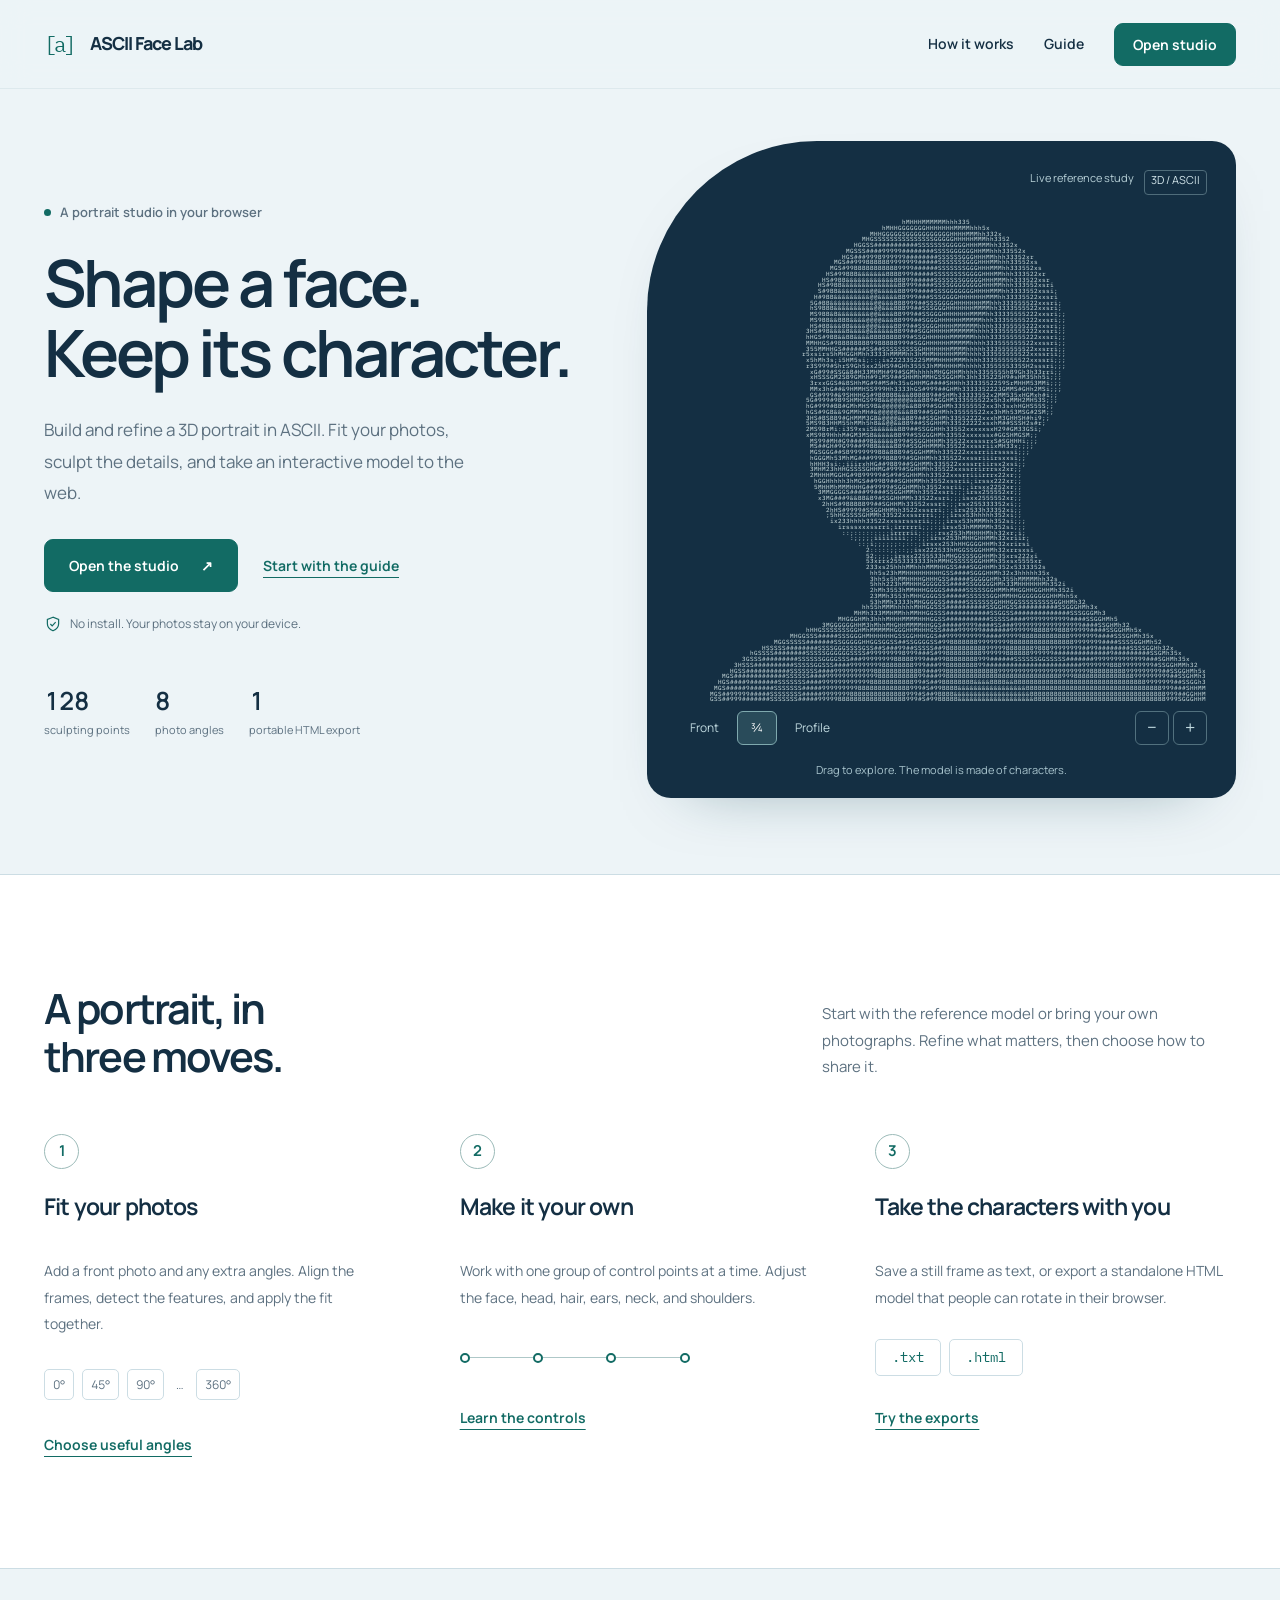
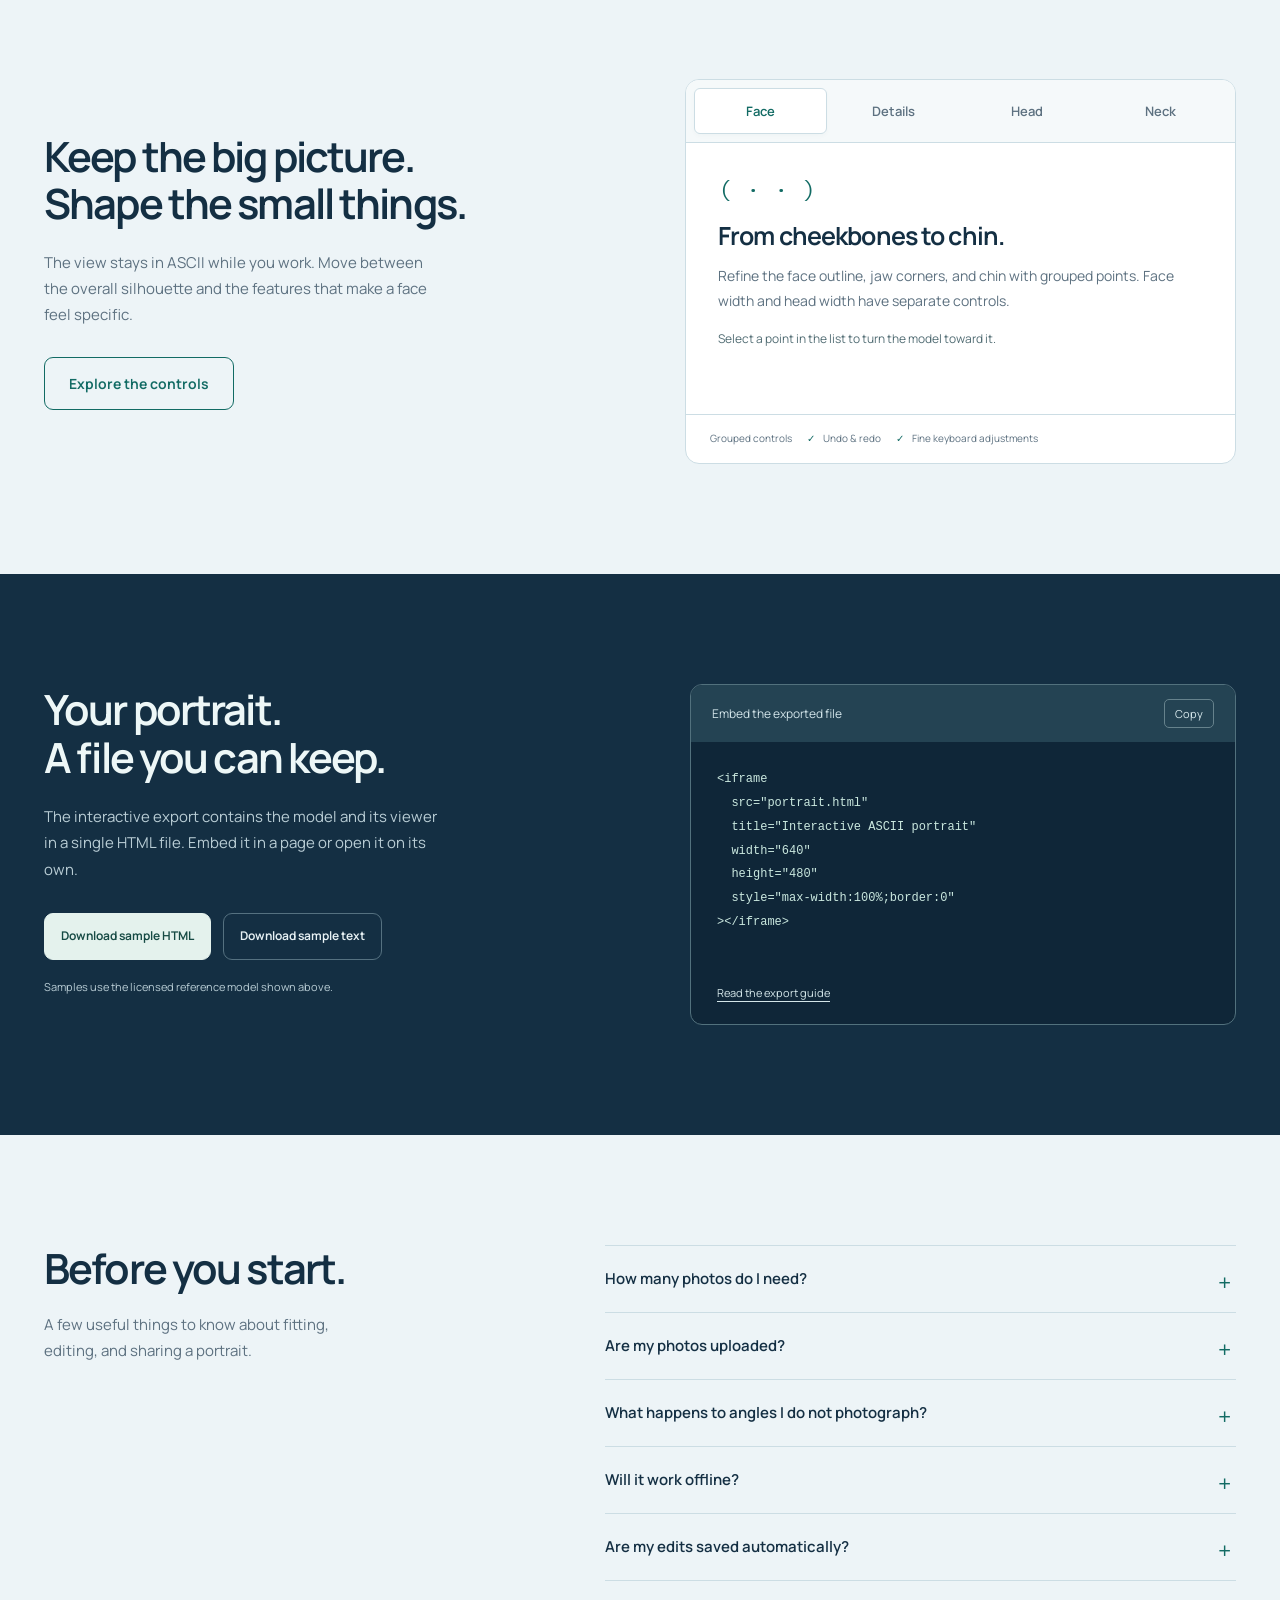
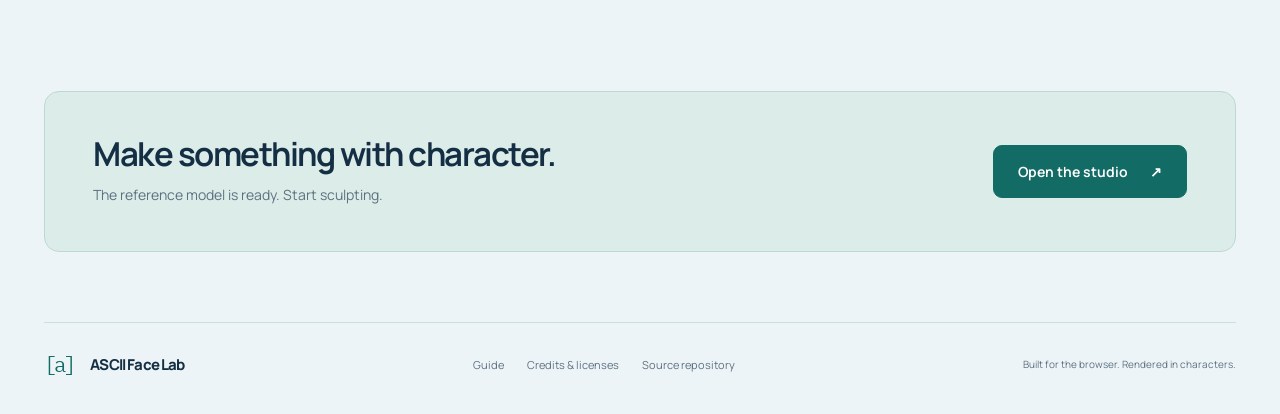
<file: index.html>
<!doctype html>
<html lang="en">
<head>
  <meta charset="utf-8">
  <meta name="viewport" content="width=device-width,initial-scale=1">
  <meta name="theme-color" content="#edf4f7">
  <meta name="description" content="Build and refine a 3D portrait in ASCII. Fit your photos, sculpt the details, and export an interactive model for the web.">
  <meta property="og:title" content="ASCII Face Lab — Shape a face. Keep its character.">
  <meta property="og:description" content="A browser-based studio for character-based 3D portraits, with guided photo fitting and portable exports.">
  <meta property="og:type" content="website">
  <title>ASCII Face Lab — Shape a face. Keep its character.</title>
  <link rel="icon" href="assets/favicon.svg" type="image/svg+xml">
  <link rel="stylesheet" href="assets/site.css">
  <script defer src="assets/demo-runtime.js"></script>
  <script defer src="assets/site.js"></script>
</head>
<body>
  <a class="skip-link" href="#main">Skip to content</a>
  <header class="site-header">
    <div class="shell nav-row">
      <a class="brand" href="index.html" aria-label="ASCII Face Lab home"><span class="brand-mark" aria-hidden="true">[a]</span><span>ASCII Face Lab</span></a>
      <nav aria-label="Main navigation"><a href="#workflow">How it works</a><a href="guide.html">Guide</a><a class="button button-small" href="editor/index.html">Open studio</a></nav>
    </div>
  </header>
  <main id="main">
    <section class="hero shell" aria-labelledby="hero-title">
      <div class="hero-copy">
        <p class="live-note"><span aria-hidden="true"></span>A portrait studio in your browser</p>
        <h1 id="hero-title">Shape a face.<br>Keep its character.</h1>
        <p class="hero-description">Build and refine a 3D portrait in ASCII. Fit your photos, sculpt the details, and take an interactive model to the web.</p>
        <div class="hero-actions"><a class="button" href="editor/index.html">Open the studio <span aria-hidden="true">↗</span></a><a class="text-link" href="guide.html">Start with the guide</a></div>
        <p class="privacy-note"><svg viewBox="0 0 24 24" width="18" height="18" fill="none" stroke="currentColor" stroke-width="1.6" aria-hidden="true"><path d="M12 3 4.5 6v5.5c0 4.4 3 7.6 7.5 9.5 4.5-1.9 7.5-5.1 7.5-9.5V6L12 3Z"/><path d="m8.5 12 2.4 2.4 4.6-4.8"/></svg>No install. Your photos stay on your device.</p>
        <div class="hero-facts"><p><strong>128</strong> sculpting points</p><p><strong>8</strong> photo angles</p><p><strong>1</strong> portable HTML export</p></div>
      </div>
      <figure class="portrait-study">
        <div class="portrait-chamber">
          <div class="chamber-heading"><span>Live reference study</span><span class="chamber-tag">3D / ASCII</span></div>
          <div class="portrait-view" id="heroPortrait" tabindex="0" role="group" aria-label="Interactive 3D ASCII reference portrait. Drag to rotate, use arrow keys, or choose a view below."><pre aria-hidden="true">Loading the reference portrait…</pre></div>
          <div class="portrait-controls"><div class="view-switch" role="group" aria-label="Reference portrait angle"><button type="button" data-demo-view="0" aria-pressed="false">Front</button><button type="button" data-demo-view="-35" aria-pressed="true">¾</button><button type="button" data-demo-view="-90" aria-pressed="false">Profile</button></div><div class="zoom-controls"><button type="button" data-demo-zoom="out" aria-label="Zoom reference portrait out">−</button><button type="button" data-demo-zoom="in" aria-label="Zoom reference portrait in">+</button></div></div>
          <figcaption>Drag to explore. The model is made of characters.</figcaption>
        </div>
      </figure>
    </section>

    <section class="workflow-section section-space" id="workflow" aria-labelledby="workflow-title">
      <div class="shell">
        <div class="section-intro"><h2 id="workflow-title">A portrait, in three moves.</h2><p>Start with the reference model or bring your own photographs. Refine what matters, then choose how to share it.</p></div>
        <div class="workflow-grid">
          <article class="workflow-step"><span class="step-number" aria-label="Step 1">1</span><h3>Fit your photos</h3><p>Add a front photo and any extra angles. Align the frames, detect the features, and apply the fit together.</p><div class="angle-ribbon" aria-hidden="true"><span>0°</span><span>45°</span><span>90°</span><span>…</span><span>360°</span></div><a class="text-link" href="guide.html#photo-setup">Choose useful angles</a></article>
          <article class="workflow-step"><span class="step-number" aria-label="Step 2">2</span><h3>Make it your own</h3><p>Work with one group of control points at a time. Adjust the face, head, hair, ears, neck, and shoulders.</p><div class="point-strip" aria-hidden="true"><i></i><span></span><i></i><span></span><i></i><span></span><i></i></div><a class="text-link" href="guide.html#sculpt">Learn the controls</a></article>
          <article class="workflow-step"><span class="step-number" aria-label="Step 3">3</span><h3>Take the characters with you</h3><p>Save a still frame as text, or export a standalone HTML model that people can rotate in their browser.</p><div class="file-pair" aria-hidden="true"><span>.txt</span><span>.html</span></div><a class="text-link" href="#exports">Try the exports</a></article>
        </div>
      </div>
    </section>

    <section class="section-space shell features-section" aria-labelledby="features-title">
      <div class="features-lead"><h2 id="features-title">Keep the big picture.<br>Shape the small things.</h2><p>The view stays in ASCII while you work. Move between the overall silhouette and the features that make a face feel specific.</p><a class="button button-outline" href="editor/index.html">Explore the controls</a></div>
      <div class="feature-explorer">
        <div class="feature-tabs" role="tablist" aria-label="Sculpting tool groups"><button type="button" id="tab-face" role="tab" aria-controls="feature-panel" aria-selected="true" data-feature="face">Face</button><button type="button" id="tab-detail" role="tab" aria-controls="feature-panel" aria-selected="false" tabindex="-1" data-feature="detail">Details</button><button type="button" id="tab-head" role="tab" aria-controls="feature-panel" aria-selected="false" tabindex="-1" data-feature="head">Head</button><button type="button" id="tab-neck" role="tab" aria-controls="feature-panel" aria-selected="false" tabindex="-1" data-feature="neck">Neck</button></div>
        <div id="feature-panel" role="tabpanel" tabindex="0" aria-labelledby="tab-face"><span class="feature-glyph" aria-hidden="true">( · · )</span><h3>From cheekbones to chin.</h3><p>Refine the face outline, jaw corners, and chin with grouped points. Face width and head width have separate controls.</p><p class="feature-tip">Select a point in the list to turn the model toward it.</p></div>
        <div class="explorer-footer"><span>Grouped controls</span><span>Undo &amp; redo</span><span>Fine keyboard adjustments</span></div>
      </div>
    </section>

    <section class="export-section section-space" id="exports" aria-labelledby="export-title">
      <div class="shell export-layout">
        <div><h2 id="export-title">Your portrait.<br>A file you can keep.</h2><p>The interactive export contains the model and its viewer in a single HTML file. Embed it in a page or open it on its own.</p><div class="export-actions"><button class="button button-light" type="button" id="sampleHtml">Download sample HTML</button><button class="button button-ghost" type="button" id="sampleTxt">Download sample text</button></div><p class="export-caption">Samples use the licensed reference model shown above.</p><p id="exportStatus" class="status-message" role="status"></p></div>
        <div class="code-example"><div class="code-heading"><span>Embed the exported file</span><button type="button" id="copyEmbed" aria-label="Copy the HTML embed example">Copy</button></div><pre tabindex="0" aria-label="HTML iframe embed example"><code id="embedCode">&lt;iframe
  src="portrait.html"
  title="Interactive ASCII portrait"
  width="640"
  height="480"
  style="max-width:100%;border:0"
&gt;&lt;/iframe&gt;</code></pre><a href="guide.html#export">Read the export guide</a></div>
      </div>
    </section>

    <section class="section-space shell faq-section" aria-labelledby="faq-title">
      <div><h2 id="faq-title">Before you start.</h2><p>A few useful things to know about fitting, editing, and sharing a portrait.</p></div>
      <div class="faq-list">
        <details><summary>How many photos do I need?</summary><p>One clear front photo is enough to start. A matching profile and a three-quarter photo give the fit more information about depth and head shape. You can add up to eight views around the head.</p></details>
        <details><summary>Are my photos uploaded?</summary><p>Photos are analyzed in your browser and are not sent to a photo-processing server. The detector downloads its model files and runtimes when you first use photo fitting.</p></details>
        <details><summary>What happens to angles I do not photograph?</summary><p>With “Estimate features from missing angles” enabled, the studio fills missing views using the front photo, symmetry, and the reference head. These areas are estimates; extra photographs help constrain them.</p></details>
        <details><summary>Will it work offline?</summary><p>The reference model, manual sculpting, and exported HTML viewer work without a detector download. Photo fitting needs internet access to load its external runtimes and models. Opening an export does not require the editor.</p></details>
        <details><summary>Are my edits saved automatically?</summary><p>Edits stay in the current editor tab. Export an HTML model before closing or reloading the page. Undo and redo work during the editing session.</p></details>
      </div>
    </section>
    <section class="closing-cta shell"><div><h2>Make something with character.</h2><p>The reference model is ready. Start sculpting.</p></div><a class="button" href="editor/index.html">Open the studio <span aria-hidden="true">↗</span></a></section>
  </main>
  <footer class="site-footer shell"><a class="brand" href="index.html"><span class="brand-mark" aria-hidden="true">[a]</span><span>ASCII Face Lab</span></a><div><a href="guide.html">Guide</a><a href="credits.html">Credits &amp; licenses</a><a href="https://github.com/IoanU/ascii-face-lab" rel="noopener">Source repository</a></div><p>Built for the browser. Rendered in characters.</p></footer>
</body>
</html>
</file>
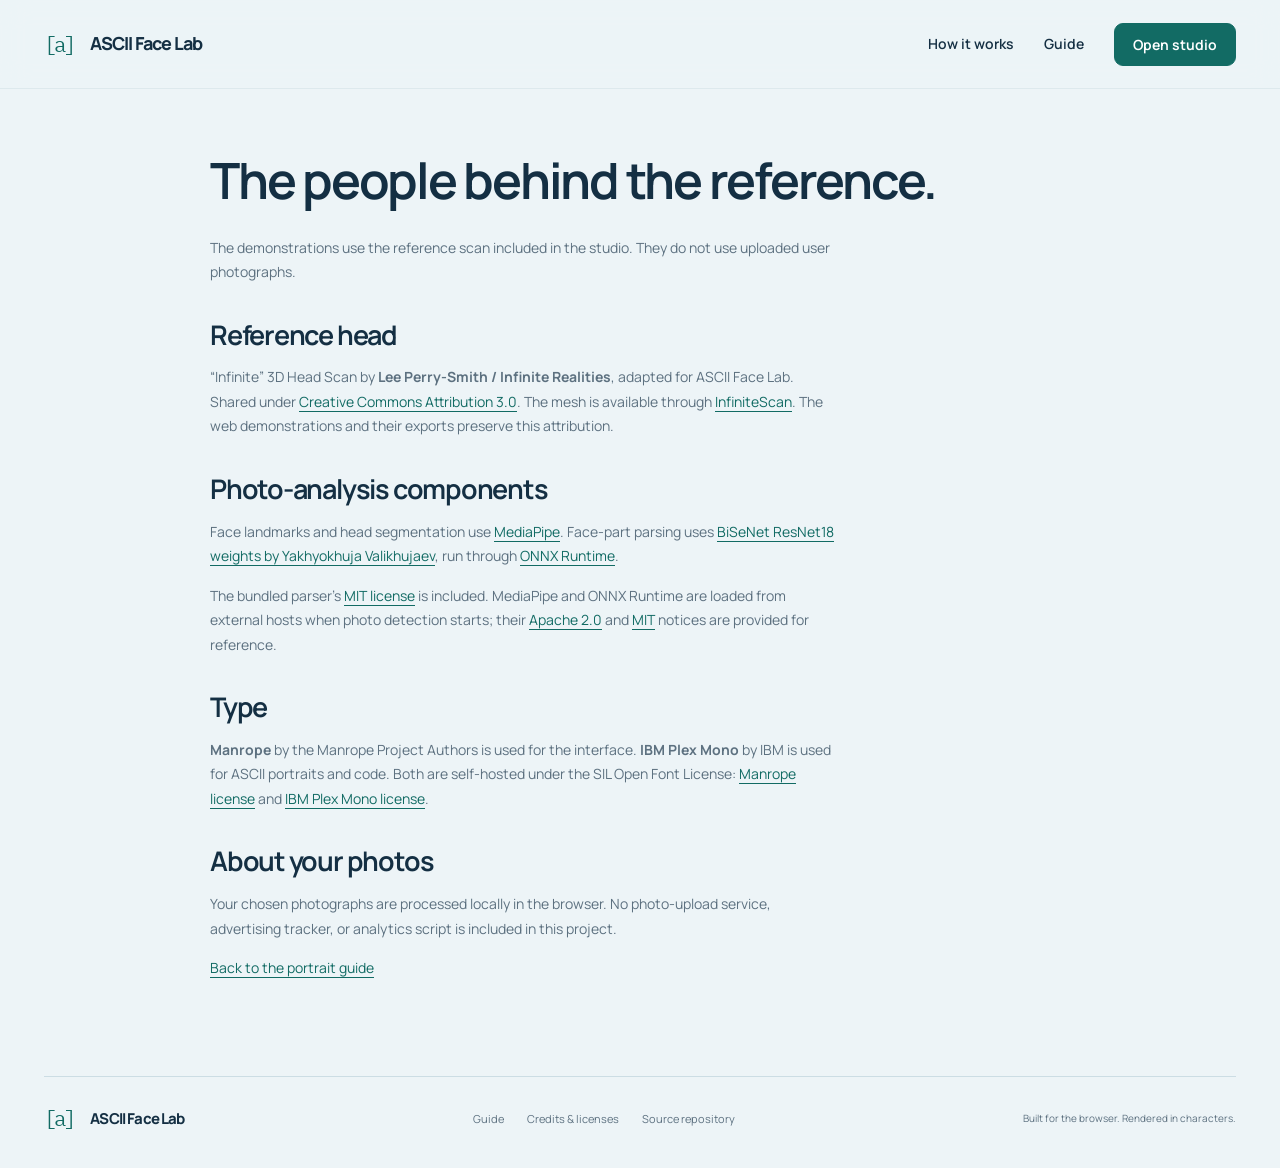
<file: credits.html>
<!doctype html><html lang="en"><head><meta charset="utf-8"><meta name="viewport" content="width=device-width,initial-scale=1"><meta name="theme-color" content="#edf4f7"><meta name="description" content="Reference-scan, model, runtime and typeface credits for ASCII Face Lab."><title>Credits &amp; licenses — ASCII Face Lab</title><link rel="icon" href="assets/favicon.svg" type="image/svg+xml"><link rel="stylesheet" href="assets/site.css"></head><body><a class="skip-link" href="#main">Skip to content</a><header class="site-header"><div class="shell nav-row"><a class="brand" href="index.html"><span class="brand-mark" aria-hidden="true">[a]</span><span>ASCII Face Lab</span></a><nav aria-label="Main navigation"><a href="index.html#workflow">How it works</a><a href="guide.html">Guide</a><a class="button button-small" href="editor/index.html">Open studio</a></nav></div></header><main id="main" class="shell credits-layout"><h1>The people behind the reference.</h1><p>The demonstrations use the reference scan included in the studio. They do not use uploaded user photographs.</p><h2>Reference head</h2><p>“Infinite” 3D Head Scan by <strong>Lee Perry-Smith / Infinite Realities</strong>, adapted for ASCII Face Lab. Shared under <a href="https://creativecommons.org/licenses/by/3.0/">Creative Commons Attribution 3.0</a>. The mesh is available through <a href="https://github.com/keijiro/InfiniteScan">InfiniteScan</a>. The web demonstrations and their exports preserve this attribution.</p><h2>Photo-analysis components</h2><p>Face landmarks and head segmentation use <a href="https://ai.google.dev/edge/mediapipe/solutions/vision/face_landmarker">MediaPipe</a>. Face-part parsing uses <a href="https://github.com/yakhyo/face-parsing">BiSeNet ResNet18 weights by Yakhyokhuja Valikhujaev</a>, run through <a href="https://onnxruntime.ai/">ONNX Runtime</a>.</p><p>The bundled parser's <a href="licenses/face-parsing-MIT.txt">MIT license</a> is included. MediaPipe and ONNX Runtime are loaded from external hosts when photo detection starts; their <a href="licenses/mediapipe-Apache-2.0.txt">Apache 2.0</a> and <a href="licenses/onnxruntime-MIT.txt">MIT</a> notices are provided for reference.</p><h2>Type</h2><p><strong>Manrope</strong> by the Manrope Project Authors is used for the interface. <strong>IBM Plex Mono</strong> by IBM is used for ASCII portraits and code. Both are self-hosted under the SIL Open Font License: <a href="licenses/manrope-OFL.txt">Manrope license</a> and <a href="licenses/ibm-plex-mono-OFL.txt">IBM Plex Mono license</a>.</p><h2>About your photos</h2><p>Your chosen photographs are processed locally in the browser. No photo-upload service, advertising tracker, or analytics script is included in this project.</p><p><a href="guide.html">Back to the portrait guide</a></p></main><footer class="site-footer shell"><a class="brand" href="index.html"><span class="brand-mark" aria-hidden="true">[a]</span><span>ASCII Face Lab</span></a><div><a href="guide.html">Guide</a><a href="credits.html" aria-current="page">Credits &amp; licenses</a><a href="https://github.com/IoanU/ascii-face-lab" rel="noopener">Source repository</a></div><p>Built for the browser. Rendered in characters.</p></footer></body></html>
</file>
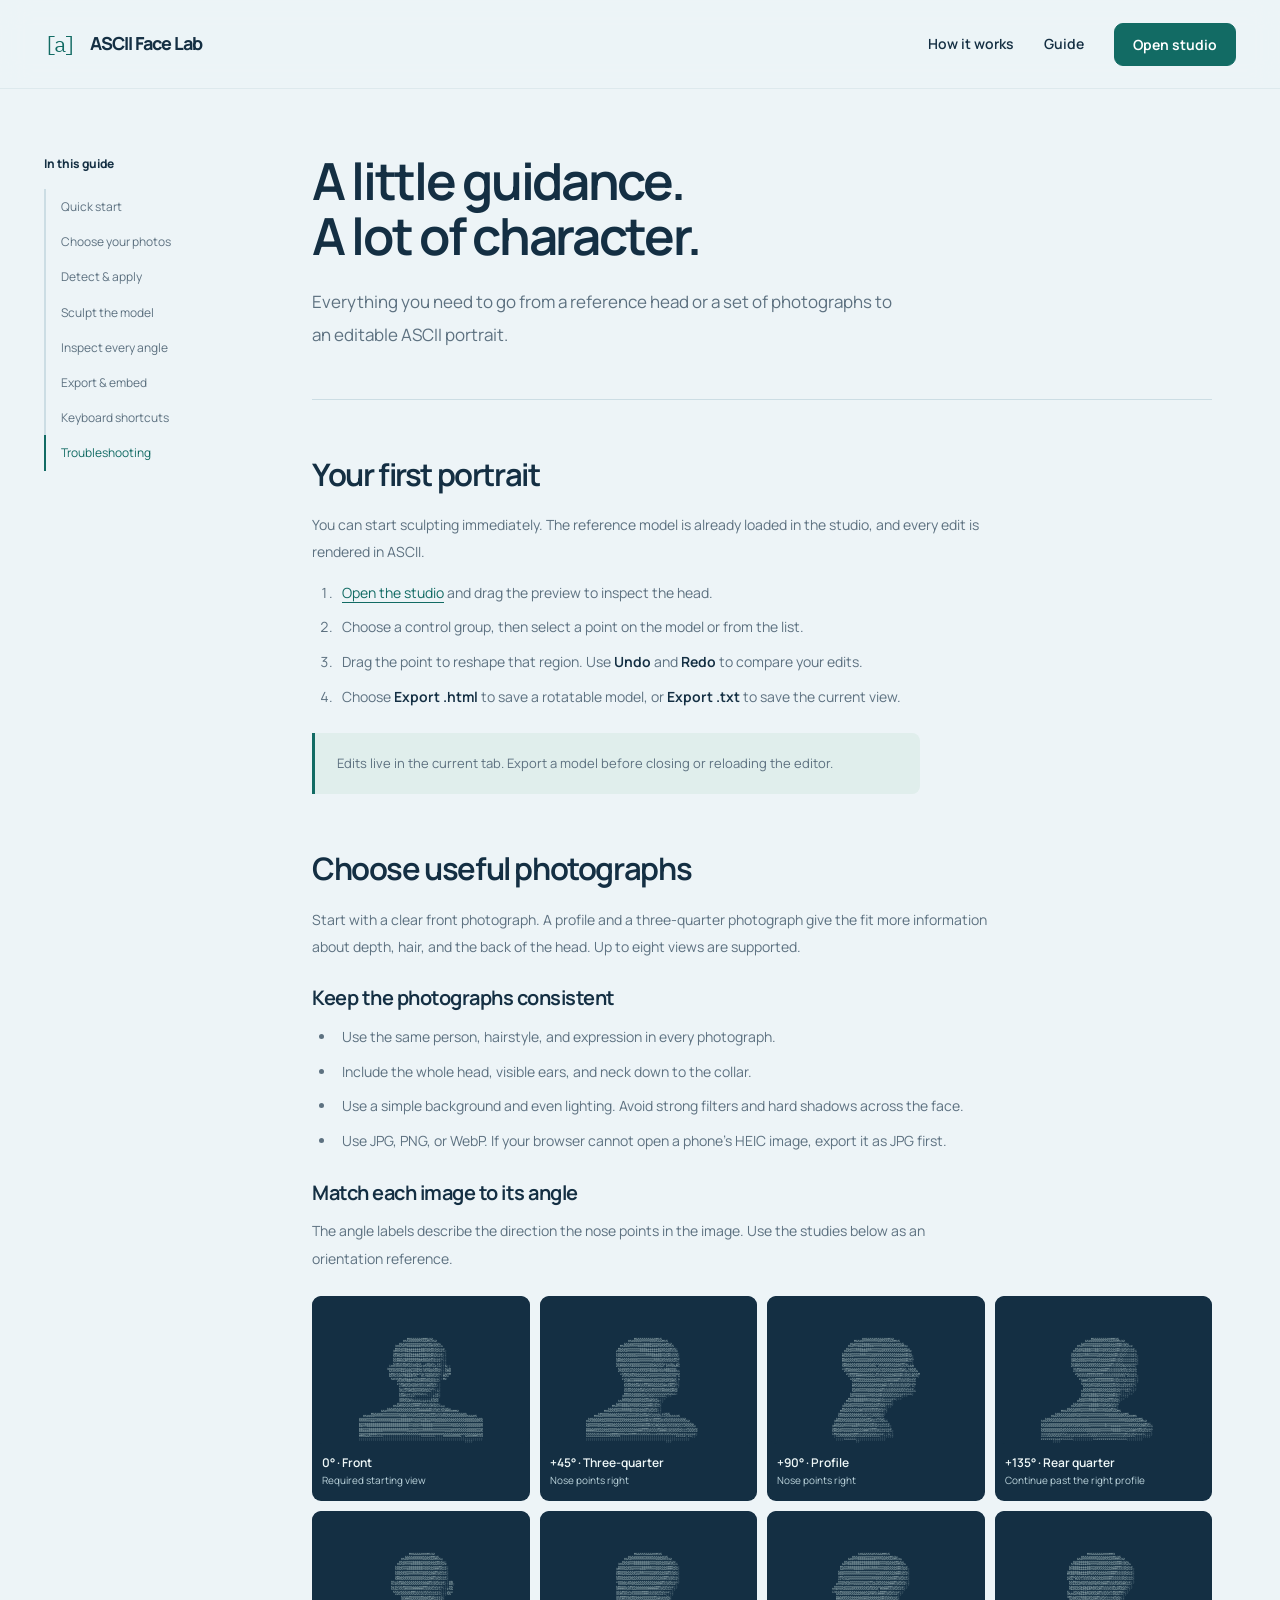
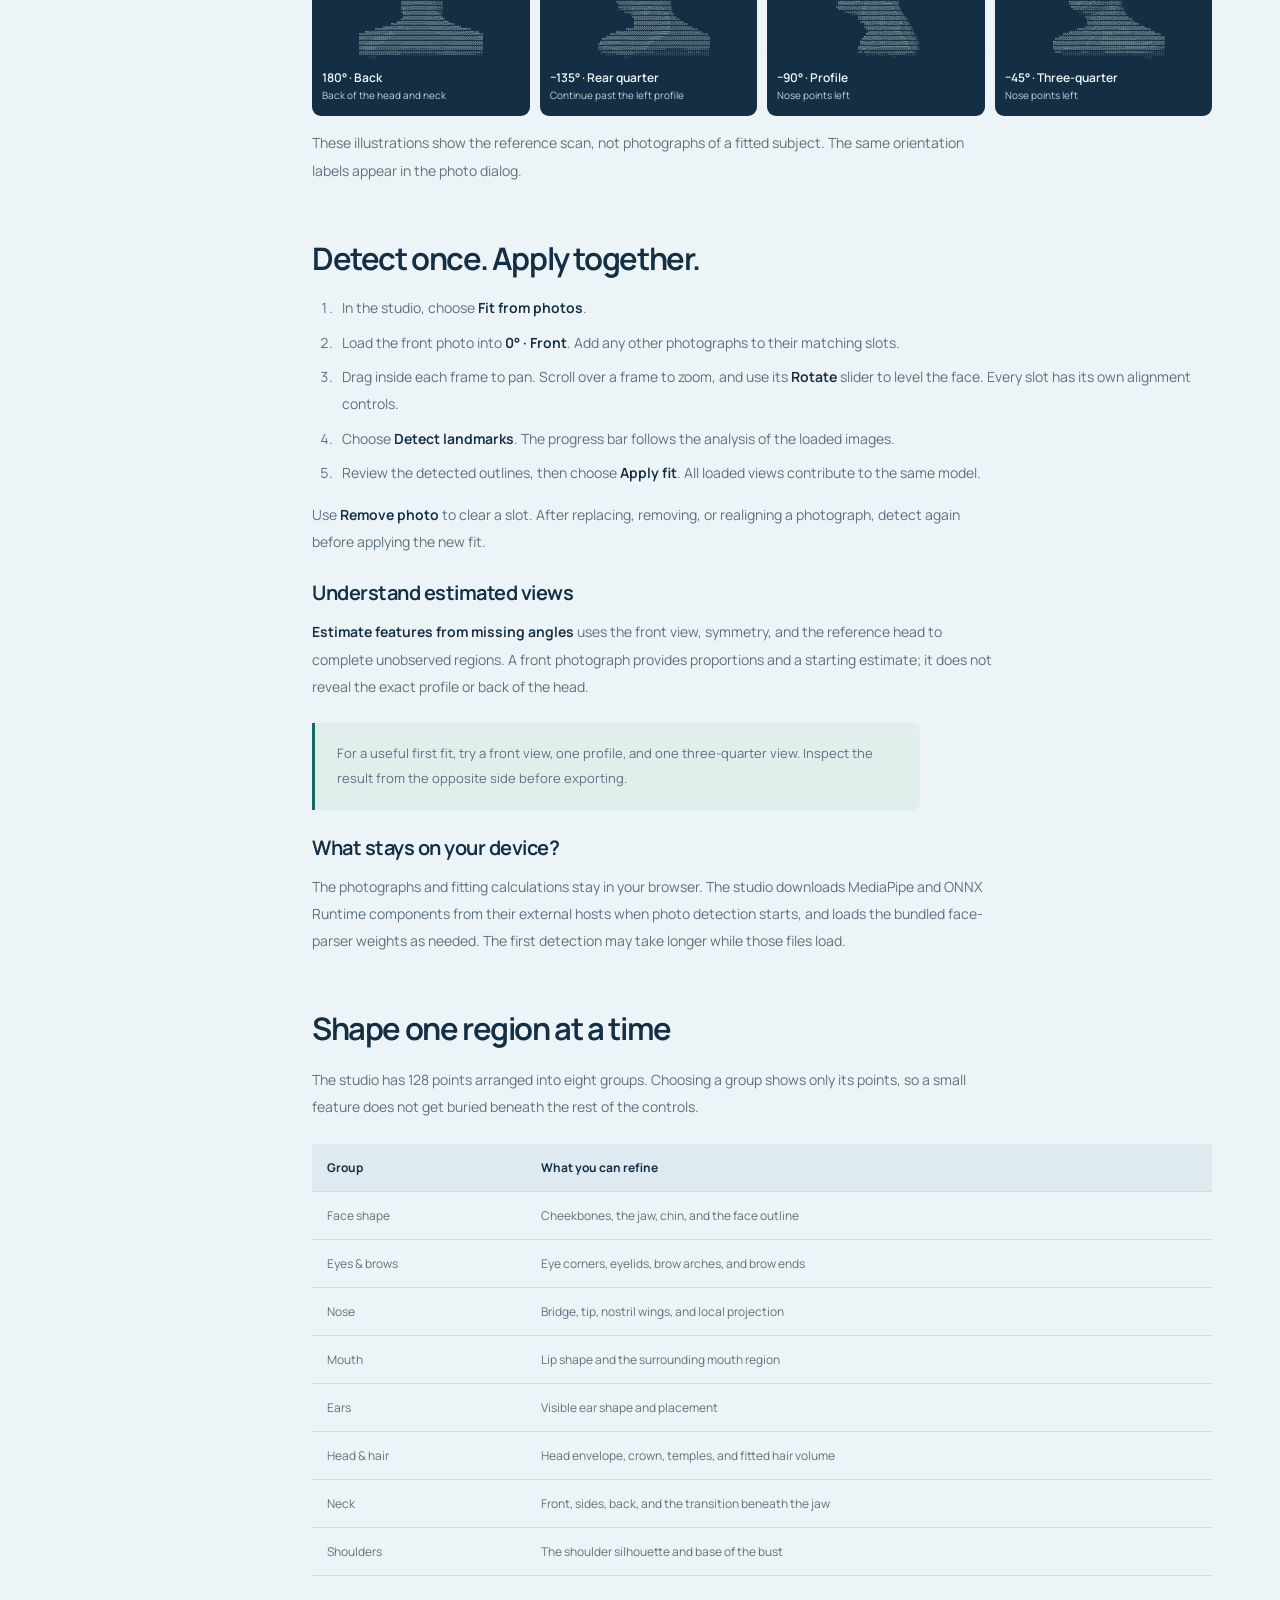
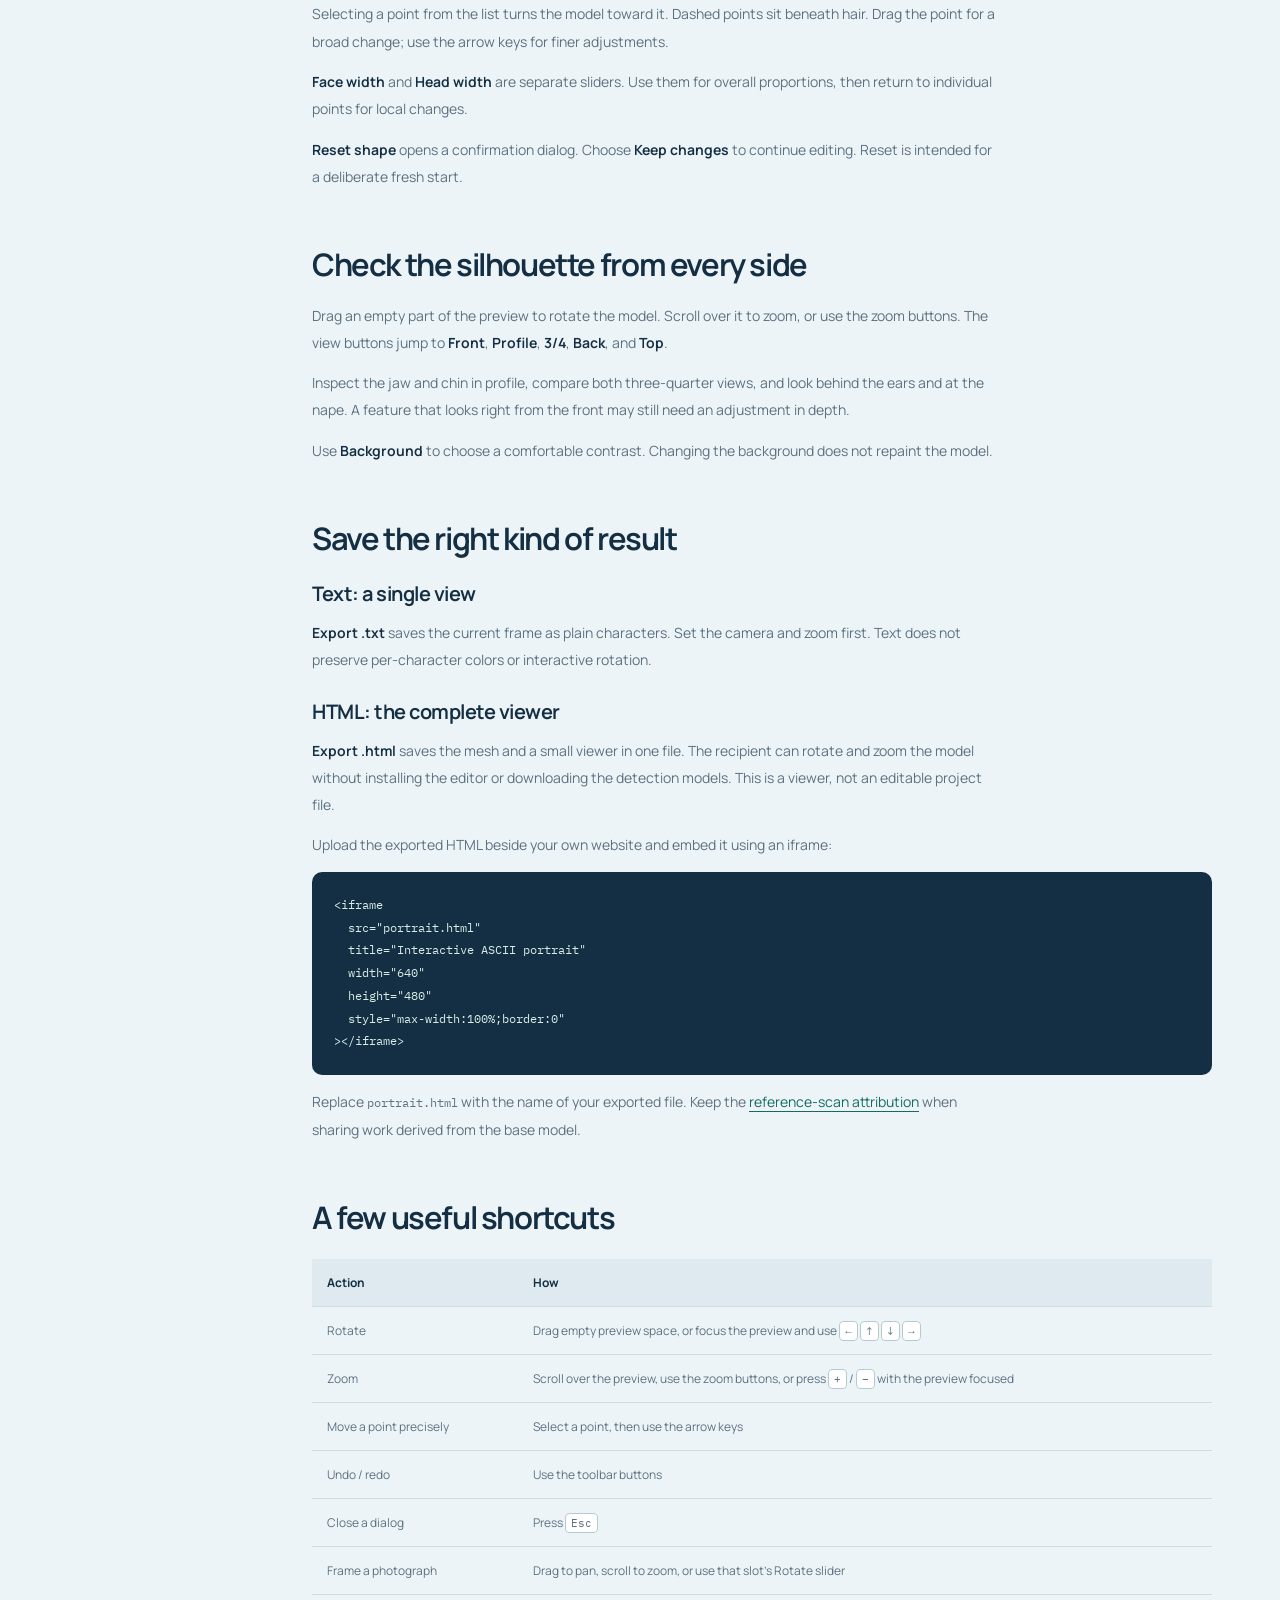
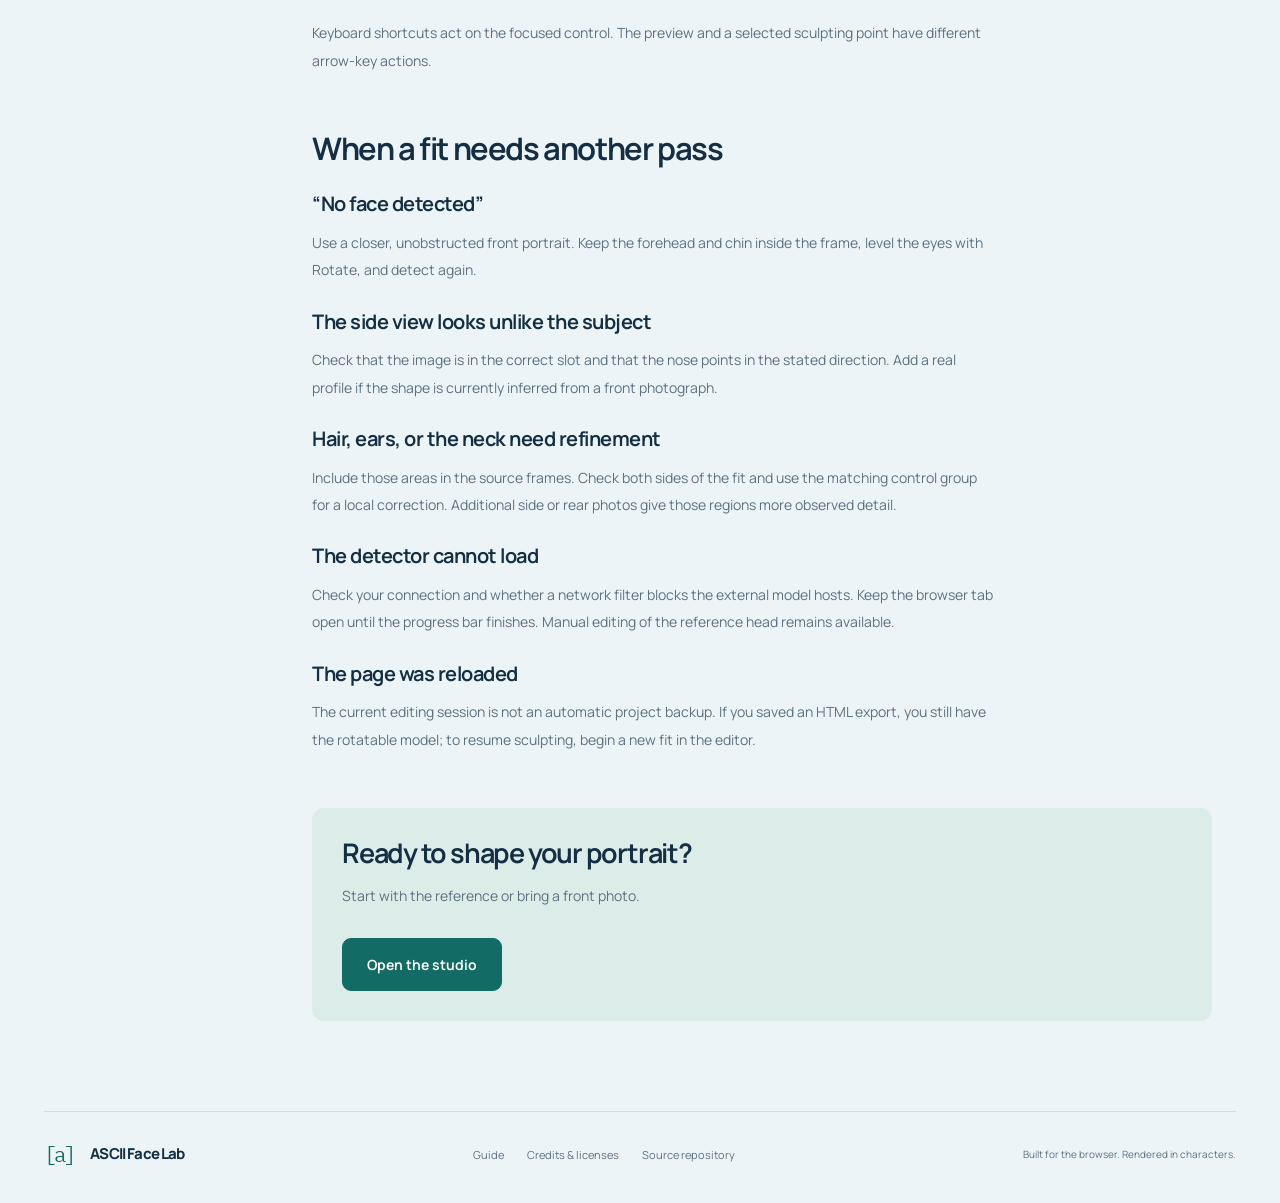
<file: guide.html>
<!doctype html>
<html lang="en">
<head>
  <meta charset="utf-8"><meta name="viewport" content="width=device-width,initial-scale=1"><meta name="theme-color" content="#edf4f7">
  <meta name="description" content="Learn to fit photographs, sculpt grouped control points, inspect a 3D ASCII portrait, and export text or an interactive HTML model.">
  <title>The portrait guide — ASCII Face Lab</title>
  <link rel="icon" href="assets/favicon.svg" type="image/svg+xml"><link rel="stylesheet" href="assets/site.css">
  <script defer src="assets/demo-runtime.js"></script><script defer src="assets/site.js"></script>
</head>
<body>
  <a class="skip-link" href="#main">Skip to content</a>
  <header class="site-header"><div class="shell nav-row"><a class="brand" href="index.html" aria-label="ASCII Face Lab home"><span class="brand-mark" aria-hidden="true">[a]</span><span>ASCII Face Lab</span></a><nav aria-label="Main navigation"><a href="index.html#workflow">How it works</a><a href="guide.html" aria-current="page">Guide</a><a class="button button-small" href="editor/index.html">Open studio</a></nav></div></header>
  <main class="shell guide-layout" id="main">
    <nav class="guide-toc" aria-label="Guide contents"><p>In this guide</p><a href="#quick-start">Quick start</a><a href="#photo-setup">Choose your photos</a><a href="#fit">Detect &amp; apply</a><a href="#sculpt">Sculpt the model</a><a href="#camera">Inspect every angle</a><a href="#export">Export &amp; embed</a><a href="#shortcuts">Keyboard shortcuts</a><a href="#troubleshooting">Troubleshooting</a></nav>
    <article class="guide-article">
      <header><h1>A little guidance.<br>A lot of character.</h1><p>Everything you need to go from a reference head or a set of photographs to an editable ASCII portrait.</p></header>
      <section id="quick-start"><h2>Your first portrait</h2><p>You can start sculpting immediately. The reference model is already loaded in the studio, and every edit is rendered in ASCII.</p><ol><li><a href="editor/index.html">Open the studio</a> and drag the preview to inspect the head.</li><li>Choose a control group, then select a point on the model or from the list.</li><li>Drag the point to reshape that region. Use <strong>Undo</strong> and <strong>Redo</strong> to compare your edits.</li><li>Choose <strong>Export .html</strong> to save a rotatable model, or <strong>Export .txt</strong> to save the current view.</li></ol><p class="callout">Edits live in the current tab. Export a model before closing or reloading the editor.</p></section>

      <section id="photo-setup"><h2>Choose useful photographs</h2><p>Start with a clear front photograph. A profile and a three-quarter photograph give the fit more information about depth, hair, and the back of the head. Up to eight views are supported.</p><h3>Keep the photographs consistent</h3><ul><li>Use the same person, hairstyle, and expression in every photograph.</li><li>Include the whole head, visible ears, and neck down to the collar.</li><li>Use a simple background and even lighting. Avoid strong filters and hard shadows across the face.</li><li>Use JPG, PNG, or WebP. If your browser cannot open a phone's HEIC image, export it as JPG first.</li></ul><h3>Match each image to its angle</h3><p>The angle labels describe the direction the nose points in the image. Use the studies below as an orientation reference.</p>
        <div class="angle-grid" aria-label="Eight supported photo views">
          <figure class="angle-study" data-angle="0"><pre aria-hidden="true">Loading…</pre><figcaption><strong>0° · Front</strong>Required starting view</figcaption></figure>
          <figure class="angle-study" data-angle="45"><pre aria-hidden="true">Loading…</pre><figcaption><strong>+45° · Three-quarter</strong>Nose points right</figcaption></figure>
          <figure class="angle-study" data-angle="90"><pre aria-hidden="true">Loading…</pre><figcaption><strong>+90° · Profile</strong>Nose points right</figcaption></figure>
          <figure class="angle-study" data-angle="135"><pre aria-hidden="true">Loading…</pre><figcaption><strong>+135° · Rear quarter</strong>Continue past the right profile</figcaption></figure>
          <figure class="angle-study" data-angle="180"><pre aria-hidden="true">Loading…</pre><figcaption><strong>180° · Back</strong>Back of the head and neck</figcaption></figure>
          <figure class="angle-study" data-angle="-135"><pre aria-hidden="true">Loading…</pre><figcaption><strong>−135° · Rear quarter</strong>Continue past the left profile</figcaption></figure>
          <figure class="angle-study" data-angle="-90"><pre aria-hidden="true">Loading…</pre><figcaption><strong>−90° · Profile</strong>Nose points left</figcaption></figure>
          <figure class="angle-study" data-angle="-45"><pre aria-hidden="true">Loading…</pre><figcaption><strong>−45° · Three-quarter</strong>Nose points left</figcaption></figure>
        </div>
        <p>These illustrations show the reference scan, not photographs of a fitted subject. The same orientation labels appear in the photo dialog.</p>
      </section>

      <section id="fit"><h2>Detect once. Apply together.</h2><ol><li>In the studio, choose <strong>Fit from photos</strong>.</li><li>Load the front photo into <strong>0° · Front</strong>. Add any other photographs to their matching slots.</li><li>Drag inside each frame to pan. Scroll over a frame to zoom, and use its <strong>Rotate</strong> slider to level the face. Every slot has its own alignment controls.</li><li>Choose <strong>Detect landmarks</strong>. The progress bar follows the analysis of the loaded images.</li><li>Review the detected outlines, then choose <strong>Apply fit</strong>. All loaded views contribute to the same model.</li></ol><p>Use <strong>Remove photo</strong> to clear a slot. After replacing, removing, or realigning a photograph, detect again before applying the new fit.</p><h3>Understand estimated views</h3><p><strong>Estimate features from missing angles</strong> uses the front view, symmetry, and the reference head to complete unobserved regions. A front photograph provides proportions and a starting estimate; it does not reveal the exact profile or back of the head.</p><p class="callout">For a useful first fit, try a front view, one profile, and one three-quarter view. Inspect the result from the opposite side before exporting.</p><h3>What stays on your device?</h3><p>The photographs and fitting calculations stay in your browser. The studio downloads MediaPipe and ONNX Runtime components from their external hosts when photo detection starts, and loads the bundled face-parser weights as needed. The first detection may take longer while those files load.</p></section>

      <section id="sculpt"><h2>Shape one region at a time</h2><p>The studio has 128 points arranged into eight groups. Choosing a group shows only its points, so a small feature does not get buried beneath the rest of the controls.</p><div class="guide-table-wrap"><table><thead><tr><th scope="col">Group</th><th scope="col">What you can refine</th></tr></thead><tbody><tr><td>Face shape</td><td>Cheekbones, the jaw, chin, and the face outline</td></tr><tr><td>Eyes &amp; brows</td><td>Eye corners, eyelids, brow arches, and brow ends</td></tr><tr><td>Nose</td><td>Bridge, tip, nostril wings, and local projection</td></tr><tr><td>Mouth</td><td>Lip shape and the surrounding mouth region</td></tr><tr><td>Ears</td><td>Visible ear shape and placement</td></tr><tr><td>Head &amp; hair</td><td>Head envelope, crown, temples, and fitted hair volume</td></tr><tr><td>Neck</td><td>Front, sides, back, and the transition beneath the jaw</td></tr><tr><td>Shoulders</td><td>The shoulder silhouette and base of the bust</td></tr></tbody></table></div><p>Selecting a point from the list turns the model toward it. Dashed points sit beneath hair. Drag the point for a broad change; use the arrow keys for finer adjustments.</p><p><strong>Face width</strong> and <strong>Head width</strong> are separate sliders. Use them for overall proportions, then return to individual points for local changes.</p><p><strong>Reset shape</strong> opens a confirmation dialog. Choose <strong>Keep changes</strong> to continue editing. Reset is intended for a deliberate fresh start.</p></section>

      <section id="camera"><h2>Check the silhouette from every side</h2><p>Drag an empty part of the preview to rotate the model. Scroll over it to zoom, or use the zoom buttons. The view buttons jump to <strong>Front</strong>, <strong>Profile</strong>, <strong>3/4</strong>, <strong>Back</strong>, and <strong>Top</strong>.</p><p>Inspect the jaw and chin in profile, compare both three-quarter views, and look behind the ears and at the nape. A feature that looks right from the front may still need an adjustment in depth.</p><p>Use <strong>Background</strong> to choose a comfortable contrast. Changing the background does not repaint the model.</p></section>

      <section id="export"><h2>Save the right kind of result</h2><h3>Text: a single view</h3><p><strong>Export .txt</strong> saves the current frame as plain characters. Set the camera and zoom first. Text does not preserve per-character colors or interactive rotation.</p><h3>HTML: the complete viewer</h3><p><strong>Export .html</strong> saves the mesh and a small viewer in one file. The recipient can rotate and zoom the model without installing the editor or downloading the detection models. This is a viewer, not an editable project file.</p><p>Upload the exported HTML beside your own website and embed it using an iframe:</p><pre tabindex="0" aria-label="Example code for embedding an exported portrait"><code>&lt;iframe
  src="portrait.html"
  title="Interactive ASCII portrait"
  width="640"
  height="480"
  style="max-width:100%;border:0"
&gt;&lt;/iframe&gt;</code></pre><p>Replace <code>portrait.html</code> with the name of your exported file. Keep the <a href="credits.html">reference-scan attribution</a> when sharing work derived from the base model.</p></section>

      <section id="shortcuts"><h2>A few useful shortcuts</h2><div class="guide-table-wrap"><table><thead><tr><th scope="col">Action</th><th scope="col">How</th></tr></thead><tbody><tr><td>Rotate</td><td>Drag empty preview space, or focus the preview and use <kbd>←</kbd> <kbd>↑</kbd> <kbd>↓</kbd> <kbd>→</kbd></td></tr><tr><td>Zoom</td><td>Scroll over the preview, use the zoom buttons, or press <kbd>+</kbd> / <kbd>−</kbd> with the preview focused</td></tr><tr><td>Move a point precisely</td><td>Select a point, then use the arrow keys</td></tr><tr><td>Undo / redo</td><td>Use the toolbar buttons</td></tr><tr><td>Close a dialog</td><td>Press <kbd>Esc</kbd></td></tr><tr><td>Frame a photograph</td><td>Drag to pan, scroll to zoom, or use that slot's Rotate slider</td></tr></tbody></table></div><p>Keyboard shortcuts act on the focused control. The preview and a selected sculpting point have different arrow-key actions.</p></section>

      <section id="troubleshooting"><h2>When a fit needs another pass</h2><h3>“No face detected”</h3><p>Use a closer, unobstructed front portrait. Keep the forehead and chin inside the frame, level the eyes with Rotate, and detect again.</p><h3>The side view looks unlike the subject</h3><p>Check that the image is in the correct slot and that the nose points in the stated direction. Add a real profile if the shape is currently inferred from a front photograph.</p><h3>Hair, ears, or the neck need refinement</h3><p>Include those areas in the source frames. Check both sides of the fit and use the matching control group for a local correction. Additional side or rear photos give those regions more observed detail.</p><h3>The detector cannot load</h3><p>Check your connection and whether a network filter blocks the external model hosts. Keep the browser tab open until the progress bar finishes. Manual editing of the reference head remains available.</p><h3>The page was reloaded</h3><p>The current editing session is not an automatic project backup. If you saved an HTML export, you still have the rotatable model; to resume sculpting, begin a new fit in the editor.</p></section>
      <div class="guide-end"><h2>Ready to shape your portrait?</h2><p>Start with the reference or bring a front photo.</p><a class="button" href="editor/index.html">Open the studio</a></div>
    </article>
  </main>
  <footer class="site-footer shell"><a class="brand" href="index.html"><span class="brand-mark" aria-hidden="true">[a]</span><span>ASCII Face Lab</span></a><div><a href="guide.html">Guide</a><a href="credits.html">Credits &amp; licenses</a><a href="https://github.com/IoanU/ascii-face-lab" rel="noopener">Source repository</a></div><p>Built for the browser. Rendered in characters.</p></footer>
</body>
</html>
</file>
<file: assets/site.css>
@font-face{font-family:Manrope;src:url(fonts/manrope-latin.woff2) format('woff2');font-weight:400 800;font-style:normal;font-display:swap}
@font-face{font-family:'IBM Plex Mono';src:url(fonts/ibm-plex-mono-latin.woff2) format('woff2');font-weight:400;font-style:normal;font-display:swap}
:root{color-scheme:light;--ice:#edf4f7;--paper:#fff;--ink:#142f43;--slate:#5d7180;--teal:#126b64;--teal-hover:#0a514c;--mist:#dceaf0;--line:#ccdde4;--mono:'IBM Plex Mono',Consolas,monospace;--sans:Manrope,'Segoe UI',sans-serif}
*{box-sizing:border-box}html{scroll-behavior:smooth;scroll-padding-top:104px}body{margin:0;background:var(--ice);color:var(--ink);font:400 16px/1.75 var(--sans);-webkit-tap-highlight-color:#126b6420}button,input,select{font:inherit}button,a{touch-action:manipulation}button{cursor:pointer}a{color:inherit;text-decoration:none}p,h1,h2,h3,figure{margin:0}p{color:var(--slate);max-width:70ch}h1,h2,h3{line-height:1.14;letter-spacing:-.045em;font-weight:650;text-wrap:balance}h1{font-size:clamp(46px,5.1vw,74px);line-height:1.07}h2{font-size:clamp(32px,3.25vw,47px)}h3{font-size:24px;letter-spacing:-.035em}button:focus-visible,a:focus-visible,summary:focus-visible,[tabindex]:focus-visible,input:focus-visible{outline:3px solid #1b8d82;outline-offset:5px;border-radius:3px}button:disabled{cursor:wait;opacity:.65}.shell{width:min(1280px,calc(100% - 88px));margin-inline:auto;min-width:0}.section-space{padding-block:110px}.site-header{position:sticky;top:0;z-index:20;background:#edf4f7f2;border-bottom:1px solid #ccdde479;backdrop-filter:blur(14px)}.nav-row{min-height:88px;display:flex;align-items:center;justify-content:space-between;gap:24px}.brand{display:inline-flex;align-items:center;gap:12px;white-space:nowrap;font-size:18px;font-weight:750;letter-spacing:-.055em}.brand-mark{font:500 21px/1 var(--mono);color:var(--teal);letter-spacing:-.14em;padding-right:4px}.site-header nav{display:flex;align-items:center;gap:30px;font-size:14px;font-weight:600}.site-header nav>a:not(.button):hover,.site-footer a:hover{color:var(--teal)}.button{display:inline-flex;align-items:center;justify-content:center;gap:22px;background:var(--teal);color:white;border:1px solid var(--teal);border-radius:9px;padding:15px 24px;font-weight:650;font-size:14px;line-height:1.5;min-height:52px;transition:background-color .18s,border-color .18s,transform .18s;white-space:nowrap}.button:hover{background:var(--teal-hover);border-color:var(--teal-hover)}.button-small{padding:10px 18px;min-height:43px}.button-outline{background:transparent;color:var(--teal)}.button-outline:hover{background:#dcecea;color:var(--teal)}.button-light{background:#e4f2ed;border-color:#e4f2ed;color:#164a44}.button-light:hover{background:#fff;border-color:#fff}.button-ghost{background:transparent;border-color:#557180;color:#e7f1f4}.button-ghost:hover{background:#234758;border-color:#76949e}.text-link{display:inline-block;font-weight:650;font-size:14px;color:var(--teal);text-decoration:underline;text-underline-offset:6px;text-decoration-thickness:1px}.text-link:hover{color:#082f2b}.skip-link{position:fixed;top:8px;left:12px;z-index:100;transform:translateY(-180%);padding:12px 20px;background:var(--ink);color:white;border-radius:7px}.skip-link:focus{transform:none}.hero{display:grid;grid-template-columns:1fr 1.08fr;gap:58px;align-items:center;padding-block:52px 76px}.hero-copy{padding-block:32px}.live-note{font-size:13px;font-weight:600;display:flex;align-items:center;gap:9px;margin-bottom:25px}.live-note>span{width:7px;height:7px;background:var(--teal);border-radius:100%}.hero-description{font-size:17px;line-height:1.85;max-width:43ch;margin-top:26px}.hero-actions{display:flex;align-items:center;gap:25px;flex-wrap:wrap;margin-top:31px}.privacy-note{display:flex;align-items:center;gap:8px;font-size:12px;margin-top:22px;line-height:1.6}.privacy-note svg{flex:none;color:var(--teal)}.hero-facts{display:flex;gap:25px;margin-top:48px}.hero-facts p{display:grid;gap:3px;font-size:11px;line-height:1.5}.hero-facts strong{font-size:25px;font-weight:600;color:var(--ink);letter-spacing:-.04em;font-variant-numeric:tabular-nums}.portrait-study{min-width:0}.portrait-chamber{background:var(--ink);color:#d6e9ec;border-radius:170px 24px 24px 24px;overflow:hidden;position:relative;padding:29px 24px 19px;box-shadow:0 26px 65px -44px #0a3d4e80}.chamber-heading{display:flex;justify-content:flex-end;gap:10px;font-size:11px;line-height:1.5;color:#b7d0d7;min-height:25px;padding-right:5px}.chamber-tag{padding:1px 6px;border:1px solid #4f6c7a;border-radius:4px;color:#d3e6eb}.portrait-view{height:510px;display:grid;place-items:center;overflow:hidden;cursor:grab;touch-action:none;min-width:0}.portrait-view:active{cursor:grabbing}.portrait-view pre{font:8px/1 var(--mono);margin:0;white-space:pre;user-select:none;color:#d8e9e9;letter-spacing:0;pointer-events:none}.portrait-controls{display:flex;align-items:center;justify-content:space-between;gap:20px;padding:6px 5px 0}.view-switch{display:flex;gap:4px}.portrait-controls button{background:transparent;border:1px solid transparent;color:#c0d9df;font-size:12px;line-height:1.5;padding:7px 13px;border-radius:6px;min-height:34px}.portrait-controls button:hover{background:#ffffff0c;border-color:#587581;color:#fff}.portrait-controls button[aria-pressed=true]{border-color:#7fa9ae;background:#294b5a;color:#fff}.zoom-controls{display:flex;gap:4px}.zoom-controls button{border-color:#52717e;font-size:18px;line-height:1.2;width:34px;padding:5px}.portrait-chamber figcaption{color:#a8c4cd;font-size:11px;text-align:center;margin-top:15px}.workflow-section{background:var(--paper);border-block:1px solid var(--line)}.section-intro{display:flex;align-items:end;justify-content:space-between;gap:50px;margin-bottom:54px}.section-intro h2{max-width:15ch}.section-intro>p{max-width:46ch;font-size:15px}.workflow-grid{display:grid;grid-template-columns:repeat(3,1fr);gap:55px}.workflow-step{min-width:0}.step-number{display:grid;place-items:center;width:35px;height:35px;border:1px solid #9cbbb9;color:var(--teal);border-radius:50%;font-size:15px;font-weight:650;margin-bottom:24px}.workflow-step h3{font-size:23px;min-height:2.3em}.workflow-step>p{font-size:14px;line-height:1.9;margin-top:12px;max-width:39ch}.workflow-step .text-link{margin-top:24px}.angle-ribbon,.point-strip,.file-pair{height:49px;display:flex;gap:8px;align-items:center;margin-top:22px}.angle-ribbon span{font-size:12px;color:var(--slate);border:1px solid var(--line);border-radius:5px;padding:4px 8px;font-variant-numeric:tabular-nums}.angle-ribbon span:nth-child(4){border-color:transparent;padding-inline:3px}.point-strip{max-width:230px;gap:0}.point-strip i{width:10px;height:10px;border:2px solid var(--teal);border-radius:50%;flex:none}.point-strip span{height:1px;background:#aec8c8;flex:1}.file-pair>span{font:14px/1.5 var(--mono);border:1px solid var(--line);border-radius:5px;padding:7px 16px;color:var(--teal)}.features-section{display:grid;grid-template-columns:1fr 1fr;gap:90px;align-items:center}.features-lead p{margin-top:22px;font-size:15px;max-width:43ch}.features-lead .button{margin-top:28px}.feature-explorer{background:white;border:1px solid var(--line);border-radius:14px;overflow:hidden;min-width:0}.feature-tabs{display:flex;gap:0;background:#f5f9fa;border-bottom:1px solid var(--line);padding:8px}.feature-tabs button{flex:1;min-width:0;background:transparent;color:var(--slate);border:1px solid transparent;border-radius:6px;padding:11px 8px;font-size:13px;font-weight:600}.feature-tabs button:hover{color:var(--teal)}.feature-tabs button[aria-selected=true]{background:white;border-color:var(--line);color:var(--teal);box-shadow:0 2px 5px #17374907}#feature-panel{padding:28px 32px 30px;min-height:271px}#feature-panel h3{font-size:25px;margin:15px 0 12px}#feature-panel p{font-size:14px;line-height:1.8}.feature-glyph{font:24px/1.5 var(--mono);color:var(--teal)}#feature-panel .feature-tip{font-size:12px;margin-top:15px;color:#526d74}.explorer-footer{display:flex;gap:15px;flex-wrap:wrap;font-size:10px;padding:15px 24px;border-top:1px solid var(--line);color:var(--slate)}.explorer-footer span+span::before{content:'✓';color:var(--teal);margin-right:8px}.export-section{background:var(--ink);color:#edf7f7}.export-layout{display:grid;grid-template-columns:1fr 1fr;gap:100px;align-items:center}.export-layout p{color:#b9cdd5;font-size:15px;margin-top:23px;max-width:44ch}.export-actions{display:flex;gap:12px;flex-wrap:wrap;margin-top:30px}.export-actions .button{font-size:12px;padding:12px 16px;min-height:47px}.export-layout .export-caption{font-size:11px;margin-top:17px}.export-layout .status-message{font-size:12px;min-height:1.5em;margin-top:9px;color:#d3f0e4}.code-example{border:1px solid #52717d;border-radius:12px;overflow:hidden;background:#0f2638}.code-heading{display:flex;justify-content:space-between;align-items:center;background:#244353;padding:14px 21px;font-size:12px;color:#d2e4e9}.code-heading button{background:transparent;border:1px solid #66828c;border-radius:5px;color:#d8e9ed;padding:4px 10px;font-size:11px}.code-heading button:hover{background:#41606e}.code-example pre{margin:0;padding:25px 26px 20px;font:12px/1.9 var(--mono);white-space:pre-wrap;overflow-wrap:anywhere;color:#cae8df;min-height:235px}.code-example>a{display:inline-block;color:#d4e6e9;font-size:11px;text-decoration:underline;text-underline-offset:4px;margin:0 26px 22px}.faq-section{display:grid;grid-template-columns:.85fr 1.15fr;gap:95px}.faq-section>div>p{font-size:15px;margin-top:19px;max-width:35ch}.faq-list details{border-bottom:1px solid var(--line)}.faq-list details:first-child{border-top:1px solid var(--line)}.faq-list summary{cursor:pointer;list-style:none;padding:21px 35px 21px 0;position:relative;font-size:15px;font-weight:600;line-height:1.6}.faq-list summary::-webkit-details-marker{display:none}.faq-list summary::after{content:'+';position:absolute;right:5px;top:18px;font-size:23px;font-weight:400;color:var(--teal)}.faq-list details[open]>summary::after{content:'−'}.faq-list details p{padding:0 30px 23px 0;font-size:13px;line-height:1.9}.closing-cta{display:flex;align-items:center;justify-content:space-between;gap:30px;background:#dcece9;border:1px solid #bed8d1;border-radius:15px;padding:43px 48px;margin-bottom:70px}.closing-cta h2{font-size:33px}.closing-cta p{margin-top:10px;font-size:14px}.site-footer{display:flex;align-items:center;justify-content:space-between;gap:28px;flex-wrap:wrap;padding-block:29px 36px;border-top:1px solid var(--line)}.site-footer .brand{font-size:15px}.site-footer>div{display:flex;gap:23px;flex-wrap:wrap;font-size:11px;color:var(--slate)}.site-footer>p{font-size:10px}.status-message:empty{visibility:hidden}
/* Keep portrait focus clear without drawing a box across its curved chamber. */
.portrait-view:focus{outline:none}
.portrait-view:focus-visible~figcaption{color:#fff;text-decoration:underline;text-underline-offset:4px}
/* The guide reads as an article; the illustrations are actual reference renders. */
.guide-layout{display:grid;grid-template-columns:200px minmax(0,1fr);gap:68px;padding-block:64px 90px}.guide-toc{position:sticky;top:122px;align-self:start}.guide-toc p{font-size:12px;font-weight:750;color:var(--ink);margin-bottom:15px}.guide-toc a{display:block;border-left:2px solid var(--line);padding:8px 15px;font-size:12px;line-height:1.6;color:var(--slate)}.guide-toc a:hover,.guide-toc a[aria-current=true]{border-color:var(--teal);color:var(--teal)}.guide-article{min-width:0;max-width:900px}.guide-article>header{padding-bottom:35px;border-bottom:1px solid var(--line);margin-bottom:45px}.guide-article h1{font-size:clamp(40px,4vw,58px);max-width:17ch}.guide-article>header p{margin-top:22px;font-size:17px;max-width:58ch}.guide-article section{margin-top:57px;scroll-margin-top:116px}.guide-article section>h2{font-size:31px;margin-bottom:19px}.guide-article p{font-size:14px;line-height:1.95;margin-block:13px;max-width:76ch}.guide-article h3{font-size:20px;margin:27px 0 12px;letter-spacing:-.025em}.guide-article a:not(.button){color:var(--teal);text-decoration:underline;text-underline-offset:4px}.guide-article ol,.guide-article ul{padding-left:24px;font-size:14px;color:var(--slate);line-height:1.9}.guide-article li{padding-left:6px;margin-block:8px}.guide-article strong{color:var(--ink);font-weight:650}.guide-article .callout{padding:18px 22px;border-left:3px solid var(--teal);background:#e0eeec;margin:23px 0;border-radius:0 8px 8px 0;font-size:13px}.guide-article code{font-family:var(--mono);font-size:.85em}.guide-article pre{padding:22px;background:var(--ink);color:#d9ede8;border-radius:10px;overflow:auto;font:12px/1.9 var(--mono)}.guide-article pre code{font:inherit}.guide-article table{border-collapse:collapse;width:100%;font-size:12px;margin-block:24px}.guide-article th{text-align:left;font-weight:700;color:var(--ink);background:#dfeaf0}.guide-article td,.guide-article th{border-bottom:1px solid var(--line);padding:13px 15px;vertical-align:top}.guide-article td{color:var(--slate)}.guide-article kbd{font:11px/1.5 var(--mono);border:1px solid #b4cbd3;background:#fff;border-radius:4px;padding:2px 5px;white-space:nowrap}.angle-grid{display:grid;grid-template-columns:repeat(4,minmax(0,1fr));gap:10px;margin-top:24px}.angle-study{background:var(--ink);border-radius:9px;color:#c9e2e4;overflow:hidden;min-width:0}.angle-study pre{font:3px/1 var(--mono);white-space:pre;overflow:hidden;padding:12px 0 0;text-align:center;height:148px;margin:0}.angle-study figcaption{padding:9px 10px 13px;font-size:10px;line-height:1.6;color:#bcd4dc;min-height:55px}.angle-study strong{display:block;color:#eff8f8;font-size:12px;font-weight:600}.guide-end{margin-top:55px;padding:30px;background:#dcece9;border-radius:12px}.guide-end h2{font-size:27px}.guide-end .button{margin-top:16px}.credits-layout{max-width:860px;padding-block:65px 95px}.credits-layout h1{font-size:50px;margin-bottom:28px}.credits-layout h2{font-size:27px;margin-top:35px}.credits-layout p{margin-top:15px;font-size:14px}.credits-layout a{color:var(--teal);text-decoration:underline;text-underline-offset:4px}
@media(min-width:1500px){.hero{gap:80px}.portrait-view{height:560px}}
@media(max-width:1100px){.shell{width:calc(100% - 56px)}.hero{gap:30px}.hero h1{font-size:55px}.portrait-view{height:460px}.portrait-chamber{padding-inline:16px;border-top-left-radius:125px}.hero-facts{gap:16px}.workflow-grid{gap:30px}.features-section,.export-layout,.faq-section{gap:48px}.site-footer>p{width:100%}.guide-layout{gap:35px;grid-template-columns:170px minmax(0,1fr)}}
@media(max-width:800px){.site-header nav{gap:19px}.hero{grid-template-columns:1fr 1fr;gap:23px;padding-block:30px 48px}.hero h1{font-size:44px}.hero-description{font-size:14px}.hero-actions{gap:15px}.hero-actions .button{padding-inline:17px}.hero-actions .text-link{font-size:12px}.hero-facts{gap:15px;margin-top:32px}.hero-facts p{font-size:9px}.hero-facts strong{font-size:23px}.privacy-note{font-size:10px}.live-note{font-size:10px;margin-bottom:19px}.portrait-view{height:425px}.chamber-heading{font-size:9px}.chamber-tag{display:none}.portrait-chamber{border-top-left-radius:105px;padding-top:23px}.portrait-controls{gap:6px}.portrait-controls button{padding:6px 8px;font-size:11px}.zoom-controls button{font-size:17px;width:29px}.portrait-chamber figcaption{font-size:9px}.section-space{padding-block:75px}.section-intro{gap:25px}.section-intro>p{font-size:13px}.workflow-grid{gap:25px}.workflow-step h3{font-size:20px;min-height:2.4em}.workflow-step>p{font-size:12px}.workflow-step .text-link{font-size:12px}.angle-ribbon{gap:3px}.angle-ribbon span{padding:4px;font-size:10px}.features-section,.export-layout,.faq-section{grid-template-columns:1fr;gap:36px}.features-lead p{max-width:62ch}.feature-explorer{max-width:650px}.export-layout>div:first-child{max-width:650px}.export-layout h2 br{display:none}.code-example{max-width:650px}.faq-section>div>p{max-width:60ch}.closing-cta{padding:30px}.closing-cta h2{font-size:28px}.guide-layout{display:block;padding-top:35px}.guide-toc{position:static;display:flex;gap:6px;overflow:auto;white-space:nowrap;padding-bottom:12px;margin-bottom:26px}.guide-toc p{display:none}.guide-toc a{border-left:0;border-bottom:2px solid var(--line);padding:8px 10px}.guide-article h1{font-size:44px}.angle-grid{gap:8px}.angle-study pre{height:137px}.guide-article table{font-size:11px}.guide-article td,.guide-article th{padding:11px}.site-footer>div{gap:20px}}
@media(max-width:600px){.shell{width:calc(100% - 36px)}.nav-row{min-height:74px;gap:12px}.brand{font-size:16px;gap:8px}.brand-mark{font-size:20px}.site-header nav{gap:12px}.site-header nav>a:first-child{display:none}.site-header nav>a:not(.button){font-size:12px}.site-header .button-small{font-size:11px;padding:8px 11px;min-height:38px}.hero{grid-template-columns:1fr;padding-top:24px;gap:30px}.hero-copy{padding-block:15px 0}.hero h1{font-size:51px;max-width:12ch}.hero-description{font-size:15px;max-width:44ch;margin-top:20px}.hero-actions{margin-top:24px;gap:24px}.hero-actions .button{padding:14px 22px}.hero-actions .text-link{font-size:12px}.live-note{font-size:11px;margin-bottom:21px}.privacy-note{font-size:11px}.hero-facts{margin-top:28px;gap:31px}.hero-facts p{font-size:10px}.hero-facts strong{font-size:25px}.portrait-chamber{border-top-left-radius:135px;padding:23px 17px 17px}.portrait-view{height:400px}.chamber-heading{font-size:10px;min-height:23px}.chamber-tag{display:inline}.portrait-controls{padding:4px 6px}.portrait-controls button{padding:7px 13px;font-size:12px}.zoom-controls button{font-size:18px;width:34px}.portrait-chamber figcaption{font-size:10px}.section-space{padding-block:57px}.section-intro{display:block;margin-bottom:34px}.section-intro h2{max-width:17ch;font-size:34px}.section-intro>p{margin-top:18px;font-size:14px;max-width:46ch}.workflow-grid{grid-template-columns:1fr;gap:32px}.workflow-step{padding-bottom:30px;border-bottom:1px solid var(--line)}.workflow-step:last-child{padding-bottom:0;border-bottom:0}.step-number{margin-bottom:17px}.workflow-step h3{font-size:24px;min-height:0}.workflow-step>p{font-size:14px;max-width:47ch}.angle-ribbon,.point-strip,.file-pair{margin-top:14px;height:40px}.angle-ribbon span{font-size:12px;padding:4px 10px}.workflow-step .text-link{font-size:13px;margin-top:16px}.features-section{gap:28px}.features-lead h2{font-size:34px}.features-lead p{font-size:14px}.feature-tabs button{padding:10px 5px;font-size:12px}#feature-panel{padding:24px;min-height:285px}#feature-panel h3{font-size:24px}.explorer-footer{gap:11px;padding:13px 18px;font-size:9px}.export-layout{gap:28px}.export-layout h2{font-size:35px}.export-layout p{font-size:14px}.export-actions{gap:9px}.export-actions .button{font-size:11px;padding:11px 13px;gap:10px}.code-heading{padding:13px 17px;font-size:11px}.code-example pre{padding:22px 18px;font-size:10px;min-height:215px}.code-example>a{margin-left:18px}.faq-section{gap:25px}.faq-list summary{font-size:14px;padding-block:19px}.faq-list details p{font-size:13px}.closing-cta{display:block;padding:27px;margin-bottom:45px}.closing-cta h2{font-size:30px}.closing-cta .button{margin-top:22px}.site-footer{gap:21px;padding-top:25px}.site-footer>div{gap:15px;font-size:10px}.site-footer>p{font-size:10px}.guide-article h1{font-size:40px}.guide-article>header p{font-size:15px}.guide-article section>h2{font-size:28px}.guide-article section{margin-top:43px}.guide-article p{font-size:13px}.angle-grid{grid-template-columns:repeat(2,minmax(0,1fr));gap:10px}.angle-study pre{height:162px}.angle-study figcaption{padding-inline:12px}.guide-table-wrap{overflow:auto}.guide-article table{min-width:460px}.guide-end{padding:24px}.guide-end h2{font-size:25px}.credits-layout{padding-block:42px 65px}.credits-layout h1{font-size:39px}}
@media(prefers-reduced-motion:reduce){html{scroll-behavior:auto}*,*::before,*::after{animation-duration:.01ms!important;transition-duration:.01ms!important;animation-iteration-count:1!important}}
@media(max-width:600px){.hero{grid-template-areas:'note' 'title' 'description' 'actions' 'portrait' 'privacy' 'facts';gap:0}.hero-copy{display:contents}.hero .live-note{grid-area:note;margin:14px 0 18px}.hero h1{grid-area:title;font-size:45px;max-width:none}.hero-description{grid-area:description;font-size:14px;margin-top:17px}.hero-actions{grid-area:actions;margin-top:22px}.portrait-study{grid-area:portrait;margin-top:27px}.hero .portrait-view{height:300px}.hero .privacy-note{grid-area:privacy;margin-top:21px}.hero-facts{grid-area:facts;margin-top:23px}}
</file>
